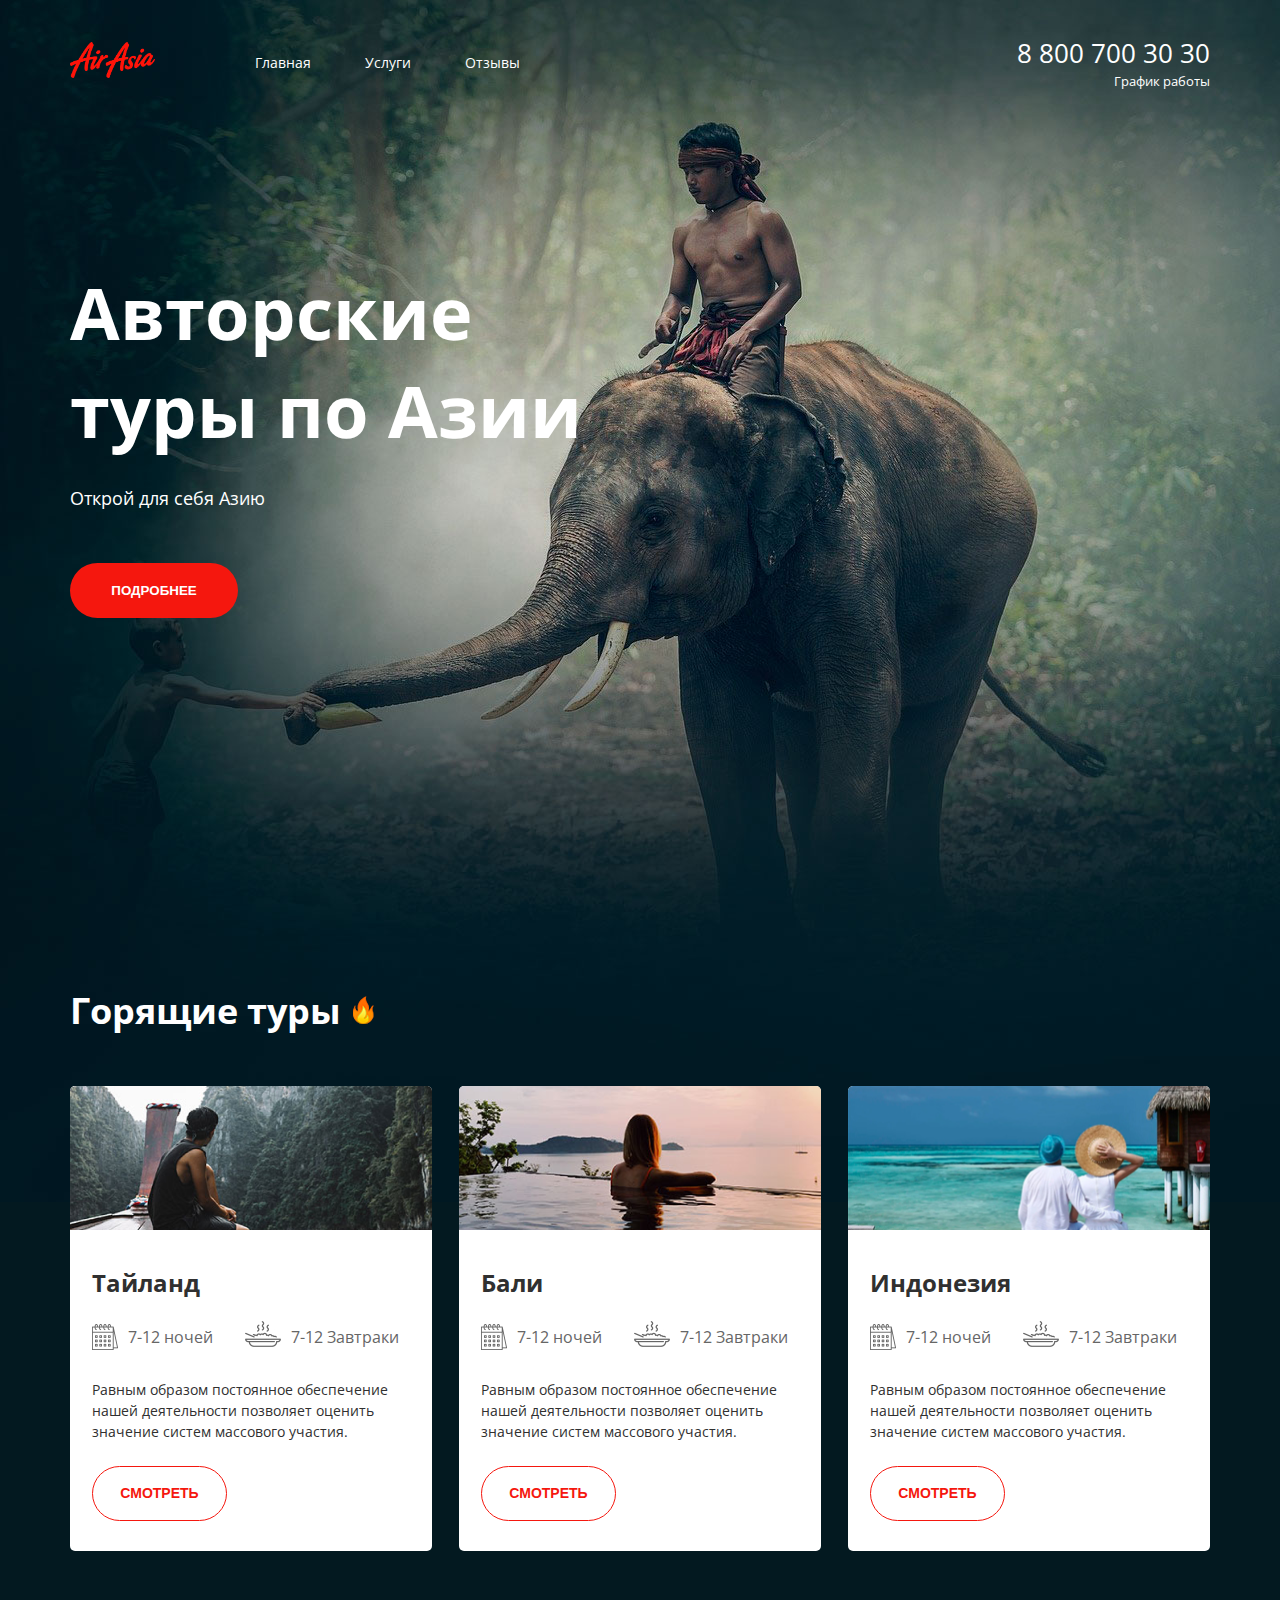
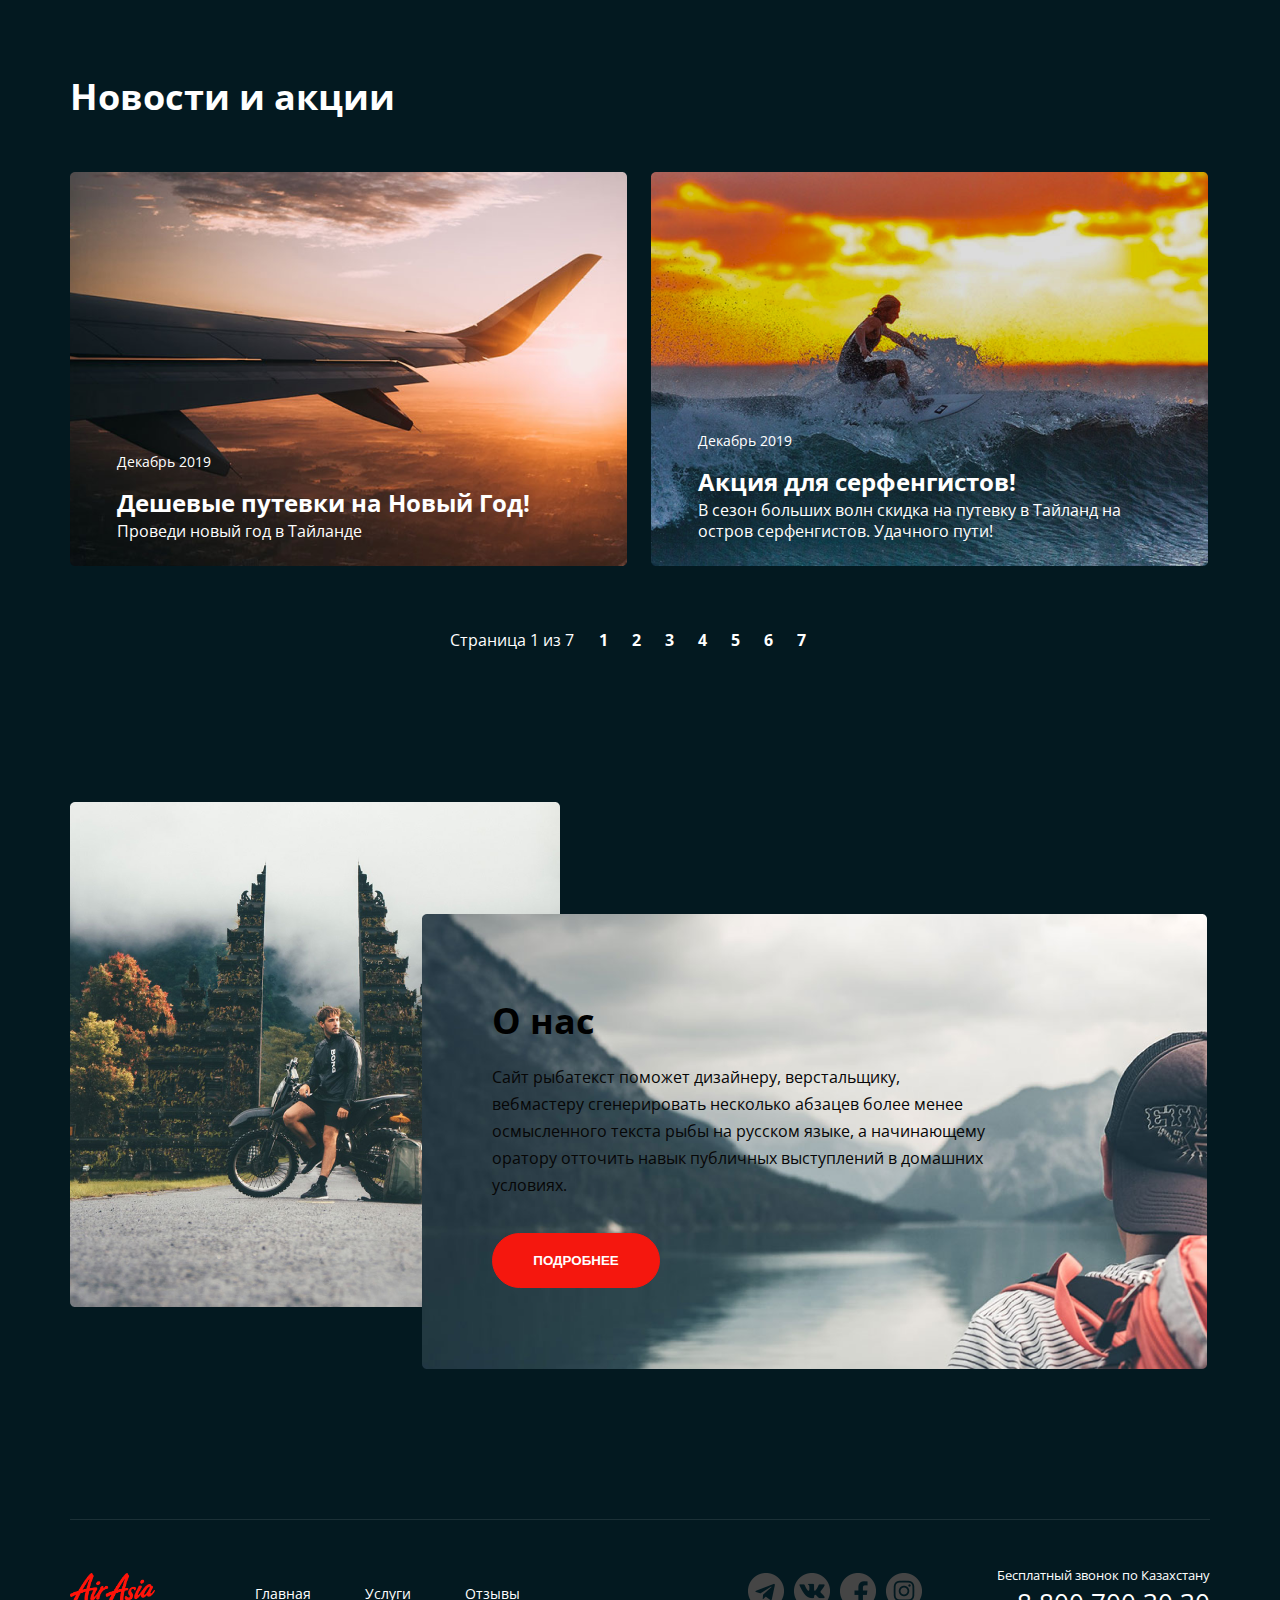
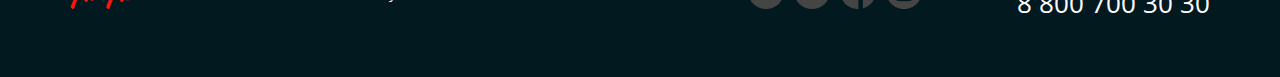
<file: index.html>
<!doctype html>
<html lang="en">
<head>
    <meta charset="UTF-8">
    <meta name="viewport"
          content="width=device-width, user-scalable=no, initial-scale=1.0, maximum-scale=1.0, minimum-scale=1.0">
    <meta http-equiv="X-UA-Compatible" content="ie=edge">
    <link rel="stylesheet" href="./style.css">
    <link rel="preconnect" href="https://fonts.gstatic.com">
    <link href="https://fonts.googleapis.com/css2?family=Open+Sans:ital,wght@0,400;0,700;1,400&display=swap" rel="stylesheet">
    <link rel="stylesheet" href="https://use.fontawesome.com/releases/v5.15.1/css/all.css" integrity="sha384-vp86vTRFVJgpjF9jiIGPEEqYqlDwgyBgEF109VFjmqGmIY/Y4HV4d3Gp2irVfcrp" crossorigin="anonymous">
    <title>Air Asia</title>
</head>
<body class="main__page">
<div class="wrapper">
    <section class="hero__container">
        <header class="header">
            <div class="header__col">
                <a href="/" class="logo">
                    <img class="logo__img" src="assets/logo.png" alt="logo">
                </a>
                <nav class="menu">
                    <ul class="menu__list">
                        <li class="menu__item"><a href="#" class="menu__link">Главная</a></li>
                        <li class="menu__item"><a href="services.html" class="menu__link">Услуги</a></li>
                        <li class="menu__item"><a href="testimonials.html" class="menu__link">Отзывы</a></li>
                    </ul>
                </nav>
            </div>
            <div class="header__col header__col-align-right">
                <address class="contacts">
                    <a href="tel:+78007003030" class="contacts__phone">8 800 700 30 30</a>
                    <div class="contacts__title-dropdown">График работы</div>
                </address>
            </div>
        </header>
        <div class="main">
            <h1 class="main__title">Авторские туры по Азии</h1>
            <p class="main__subtitle">Открой для себя Азию</p>
            <button class="main__button"><a href="#">ПОДРОБНЕЕ</a></button>
        </div>
    </section>
    <section class="offers">
        <h2 class="section__title offers__title-img">Горящие туры</h2>
        <ul class="offers__list">
            <li class="offers__item">
                <div class="offer__header">
                    <img src="./assets/river.png" alt="river image">
                </div>
                <div class="offer__content">
                    <h3 class="offer__title">Тайланд</h3>
                    <div class="offer__options">
                        <i class="option option1">7-12 ночей</i>
                        <i class="option option2">7-12 Завтраки</i>
                    </div>
                    <p class="offer__description">Равным образом постоянное обеспечение нашей деятельности
                        позволяет оценить значение систем массового участия.
                    </p>
                    <div><button class="offer__button"><a href="#">СМОТРЕТЬ</a></button></div>
                </div>
            </li>
            <li class="offers__item">
                <div class="offer__header">
                    <img src="./assets/pool.png" alt="pool image">
                </div>
                <div class="offer__content">
                    <h3 class="offer__title">Бали</h3>
                    <div class="offer__options">
                        <i class="option option1">7-12 ночей</i>
                        <i class="option option2">7-12 Завтраки</i>
                    </div>
                    <p class="offer__description">Равным образом постоянное обеспечение нашей деятельности
                        позволяет оценить значение систем массового участия.
                    </p>
                    <div><button class="offer__button"><a href="#">СМОТРЕТЬ</a></button></div>
                </div>
            </li>
            <li class="offers__item">
                <div class="offer__header">
                    <img src="./assets/ocean.png" alt="ocean image">
                </div>
                <div class="offer__content">
                    <h3 class="offer__title">Индонезия</h3>
                    <div class="offer__options">
                        <i class="option option1">7-12 ночей</i>
                        <i class="option option2">7-12 Завтраки</i>
                    </div>
                    <p class="offer__description">Равным образом постоянное обеспечение нашей деятельности
                        позволяет оценить значение систем массового участия.
                    </p>
                    <div><button class="offer__button"><a href="#">СМОТРЕТЬ</a></button></div>
                </div>
            </li>
        </ul>
    </section>
    <section class="news">
        <h3 class="section__title">Новости и акции</h3>
        <ul class="news__list">
            <li class="news__item">
                <img src="./assets/plain.png" alt="plain">
                <div class="news__content">
                    <time class="news__date">Декабрь 2019</time>
                    <div class="news__title">Дешевые путевки на Новый Год!</div>
                    <div class="news__description">Проведи новый год в Тайланде</div>
                </div>
            </li>
            <li class="news__item">
                <img src="./assets/Surfer.png" alt="Surfer">
                <div class="news__content">
                    <time class="news__date">Декабрь 2019</time>
                    <div class="news__title">Акция для серфенгистов!</div>
                    <div class="news__description">В сезон больших волн скидка на путевку в Тайланд на остров серфенгистов. Удачного пути!</div>
                </div>
            </li>
        </ul>
        <div class="pager">
            <div class="pager__display">Страница 1 из 7</div>
            <ul class="pager__list">
                <li class="pager__item">1</li>
                <li class="pager__item">2</li>
                <li class="pager__item">3</li>
                <li class="pager__item">4</li>
                <li class="pager__item">5</li>
                <li class="pager__item">6</li>
                <li class="pager__item">7</li>
            </ul>
        </div>
    </section>
    <section class="about">
        <div class="about__desc">
            <h2 class="about__desc-title">О нас</h2>
            <p class="about__desc-text">Сайт рыбатекст поможет дизайнеру, верстальщику, вебмастеру сгенерировать несколько абзацев более менее
                осмысленного текста рыбы на русском языке, а начинающему оратору отточить навык публичных выступлений в
                домашних условиях. </p>
            <button class="about__desc-button"><a href="#">ПОДРОБНЕЕ</a></button>
        </div>
    </section>
    <footer class="footer">
        <div class="footer__col">
            <a href="/" class="logo">
                <img class="logo__img" src="assets/logo.png" alt="logo">
            </a>
            <nav class="menu">
                <ul class="menu__list">
                    <li class="menu__item"><a href="#" class="menu__link">Главная</a></li>
                    <li class="menu__item"><a href="services.html" class="menu__link">Услуги</a></li>
                    <li class="menu__item"><a href="testimonials.html" class="menu__link">Отзывы</a></li>
                </ul>
            </nav>
        </div>
        <div class="footer__col header__col-align-right">
            <div class="socials">
                <ul class="socials__list">
                    <li class="socials__item"><img src="./assets/telegram.png" alt=""></li>
                    <li class="socials__item"><img src="./assets/vk.png" alt=""></li>
                    <li class="socials__item"><img src="./assets/f.png" alt=""></li>
                    <li class="socials__item"><img src="./assets/in.png" alt=""></li>
                </ul>
            </div>
            <address class="contacts">
                <div class="contacts__title-dropdown">Бесплатный звонок по Казахстану</div>
                <a href="tel:+78007003030" class="contacts__phone">8 800 700 30 30</a>
            </address>
        </div>
    </footer>
</div>
</body>
</html>
</file>
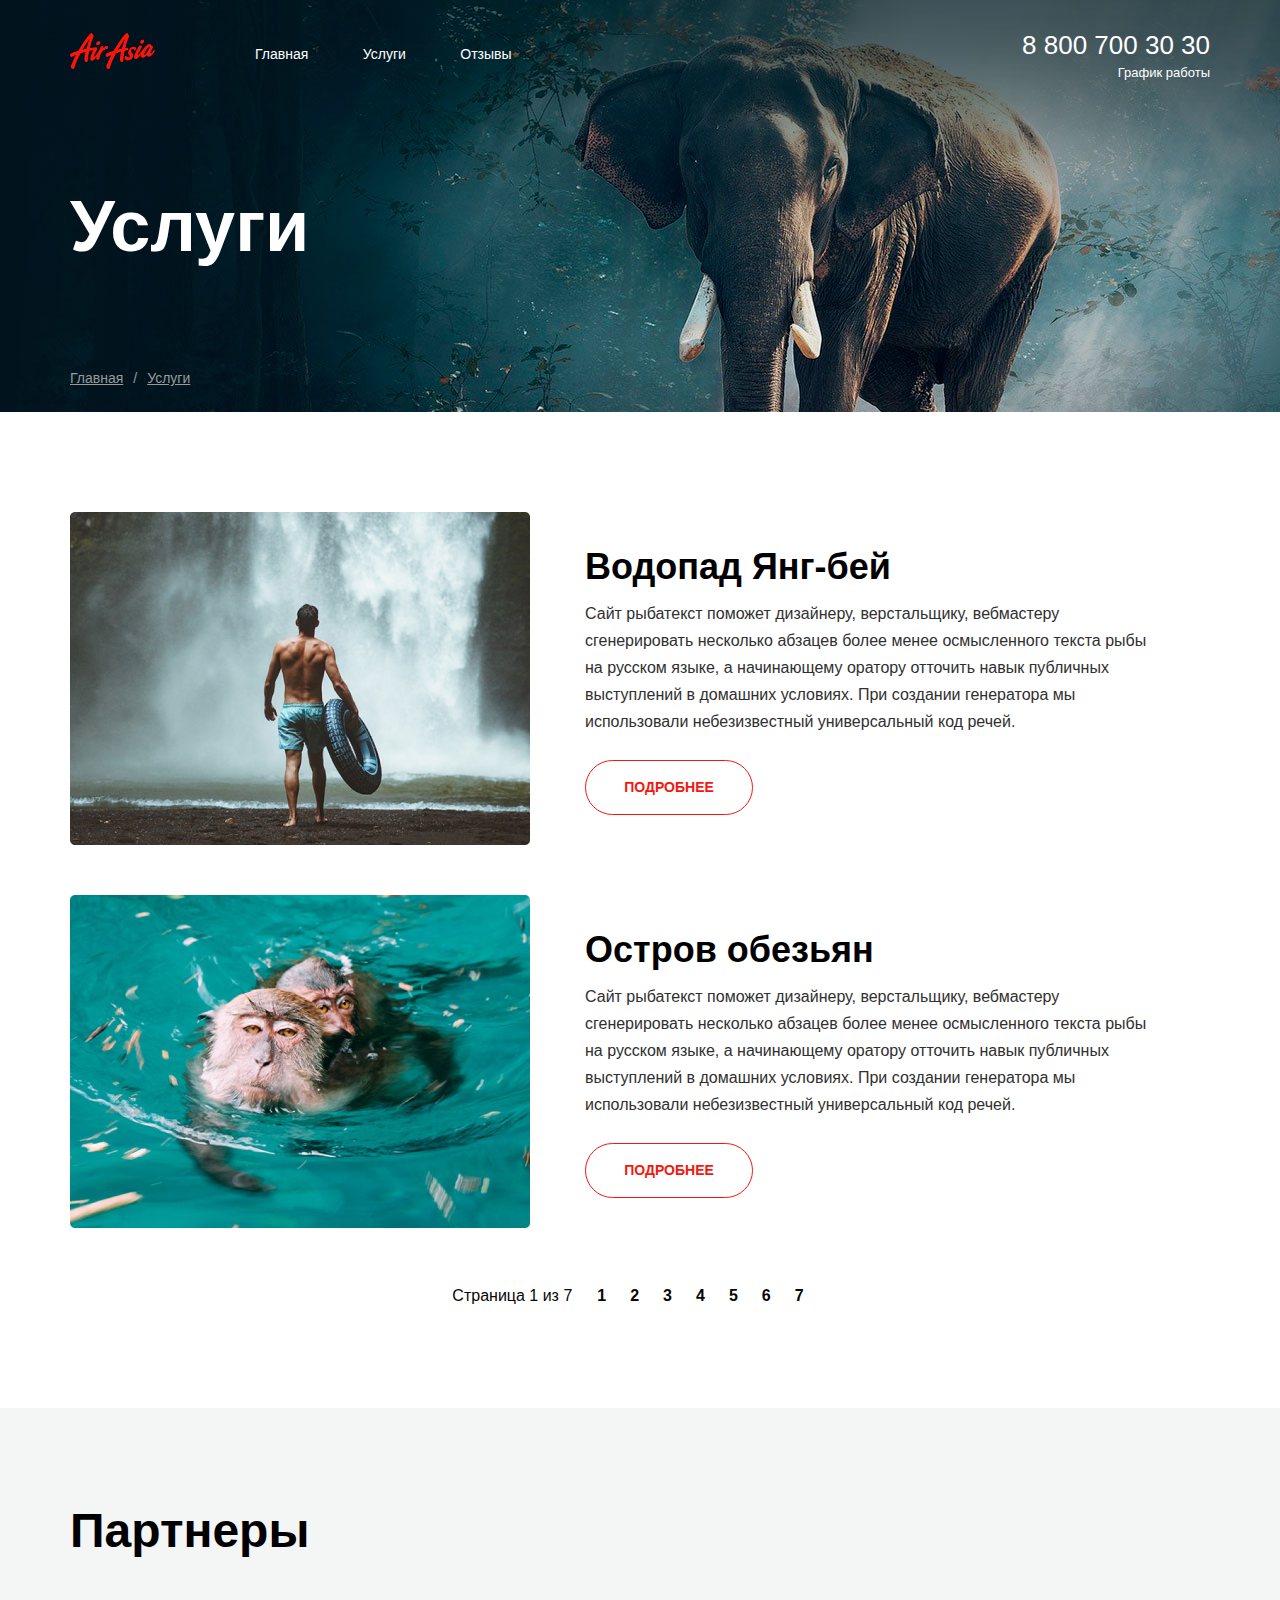
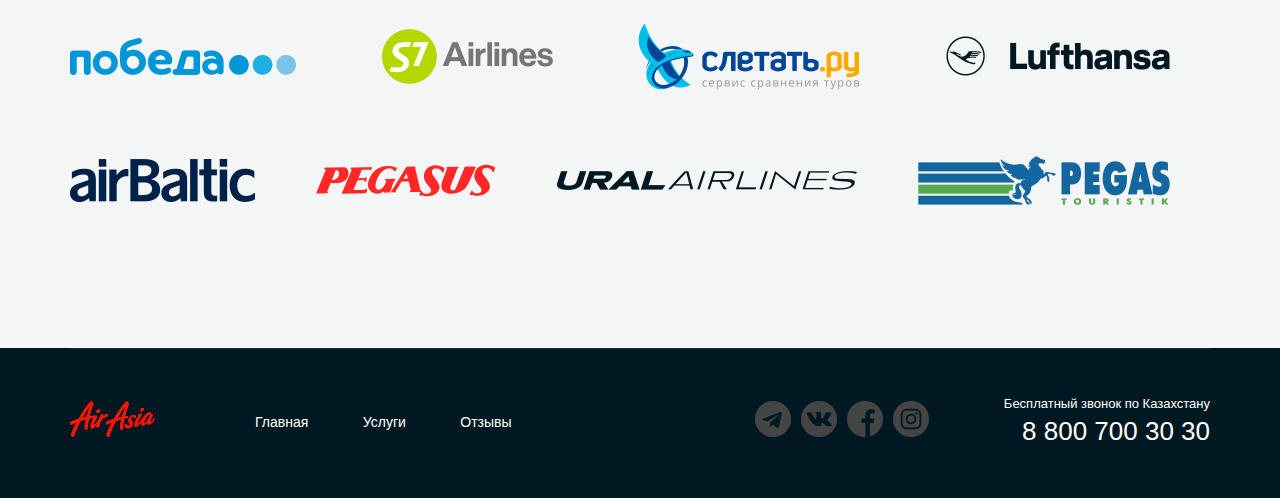
<file: services.html>
<!doctype html>
<html lang="en">
<head>
    <meta charset="UTF-8">
    <meta name="viewport"
          content="width=device-width, user-scalable=no, initial-scale=1.0, maximum-scale=1.0, minimum-scale=1.0">
    <meta http-equiv="X-UA-Compatible" content="ie=edge">
    <link rel="stylesheet" href="./normalize.css">
    <link rel="stylesheet" href="./style.css">
    <title>Услуги</title>
</head>
<body>
<div class="inner__wrapper">
    <section class="headline">
        <div class="container">
            <div class="headline__container">
                <header class="header headline__header">
                    <div class="header__col">
                        <a href="/" class="logo">
                            <img class="logo__img" src="assets/logo.png" alt="logo">
                        </a>
                        <nav class="menu">
                            <ul class="menu__list">
                                <li class="menu__item"><a href="index.html" class="menu__link">Главная</a></li>
                                <li class="menu__item"><a href="services.html" class="menu__link">Услуги</a></li>
                                <li class="menu__item"><a href="testimonials.html" class="menu__link">Отзывы</a></li>
                            </ul>
                        </nav>
                    </div>
                    <div class="header__col header__col-align-right">
                        <address class="contacts">
                            <a href="tel:+78007003030" class="contacts__phone">8 800 700 30 30</a>
                            <div class="contacts__title-dropdown">График работы</div>
                        </address>
                    </div>
                </header>
                <h1>Услуги</h1>
                <div class="breadcrumbs">
                    <ul class="breadcrumbs__list">
                        <li class="breadcrumbs__item">Главная</li>
                        <li class="breadcrumbs__item">Услуги</li>
                    </ul>
                </div>
            </div>
        </div>
    </section>
    <section class="services">
        <div class="container">
            <ul class="services__list">
                <li class="services__item">
                    <img class="service__image" src="./assets/waterfall.png" alt="Waterfall Image">
                    <div class="service__content">
                        <h2 class="service__title">Водопад Янг-бей</h2>
                        <p class="service__description">Сайт рыбатекст поможет дизайнеру, верстальщику, вебмастеру сгенерировать
                            несколько абзацев более менее осмысленного текста рыбы на русском языке, а начинающему оратору
                            отточить навык публичных выступлений в домашних условиях. При создании генератора мы использовали
                            небезизвестный универсальный код речей. </p>
                        <button class="service__button"><a href="#">ПОДРОБНЕЕ</a></button>
                    </div>
                </li>
                <li class="services__item">
                    <img class="service__image" src="./assets/monkeys.png" alt="Monkeys Image">
                    <div class="service__content">
                        <h2 class="service__title">Остров обезьян</h2>
                        <p class="service__description">Сайт рыбатекст поможет дизайнеру, верстальщику, вебмастеру сгенерировать
                            несколько абзацев более менее осмысленного текста рыбы на русском языке, а начинающему оратору
                            отточить навык публичных выступлений в домашних условиях. При создании генератора мы использовали
                            небезизвестный универсальный код речей. </p>
                        <button class="service__button"><a href="#">ПОДРОБНЕЕ</a></button>
                    </div>
                </li>
            </ul>
        </div>
        <div class="pager pager__inner">
            <div class="pager__display">Страница 1 из 7</div>
            <ul class="pager__list">
                <li class="pager__item">1</li>
                <li class="pager__item">2</li>
                <li class="pager__item">3</li>
                <li class="pager__item">4</li>
                <li class="pager__item">5</li>
                <li class="pager__item">6</li>
                <li class="pager__item">7</li>
            </ul>
        </div>
    </section>
    <section class="partners">
        <div class="container">
            <h2 class="partners__title">Партнеры</h2>
            <ul class="partners__list">
                <li class="partners__item"><img src="./assets/pobeda.png" alt=""></li>
                <li class="partners__item"><img src="./assets/s7.png" alt=""></li>
                <li class="partners__item"><img src="./assets/lets-fly.png" alt=""></li>
                <li class="partners__item"><img src="./assets/lufthansa.png" alt=""></li>
                <li class="partners__item"><img src="./assets/airbaltic.png" alt=""></li>
                <li class="partners__item"><img src="./assets/pegasus.png" alt=""></li>
                <li class="partners__item"><img src="./assets/ural.png" alt=""></li>
                <li class="partners__item"><img src="./assets/pegas.png" alt=""></li>
            </ul>
        </div>
    </section>
    <section class="footer__container">
        <div class="container">
            <footer class="footer">
                <div class="footer__col">
                    <a href="/" class="logo">
                        <img class="logo__img" src="assets/logo.png" alt="logo">
                    </a>
                    <nav class="menu">
                        <ul class="menu__list">
                            <li class="menu__item"><a href="index.html" class="menu__link">Главная</a></li>
                            <li class="menu__item"><a href="#" class="menu__link">Услуги</a></li>
                            <li class="menu__item"><a href="testimonials.html" class="menu__link">Отзывы</a></li>
                        </ul>
                    </nav>
                </div>
                <div class="footer__col header__col-align-right">
                    <div class="socials">
                        <ul class="socials__list">
                            <li class="socials__item"><img src="./assets/telegram.png" alt=""></li>
                            <li class="socials__item"><img src="./assets/vk.png" alt=""></li>
                            <li class="socials__item"><img src="./assets/f.png" alt=""></li>
                            <li class="socials__item"><img src="./assets/in.png" alt=""></li>
                        </ul>
                    </div>
                    <address class="contacts">
                        <div class="contacts__title-dropdown">Бесплатный звонок по Казахстану</div>
                        <a href="tel:+78007003030" class="contacts__phone">8 800 700 30 30</a>
                    </address>
                </div>
            </footer>
        </div>
    </section>
</div>
</body>
</html>
</file>
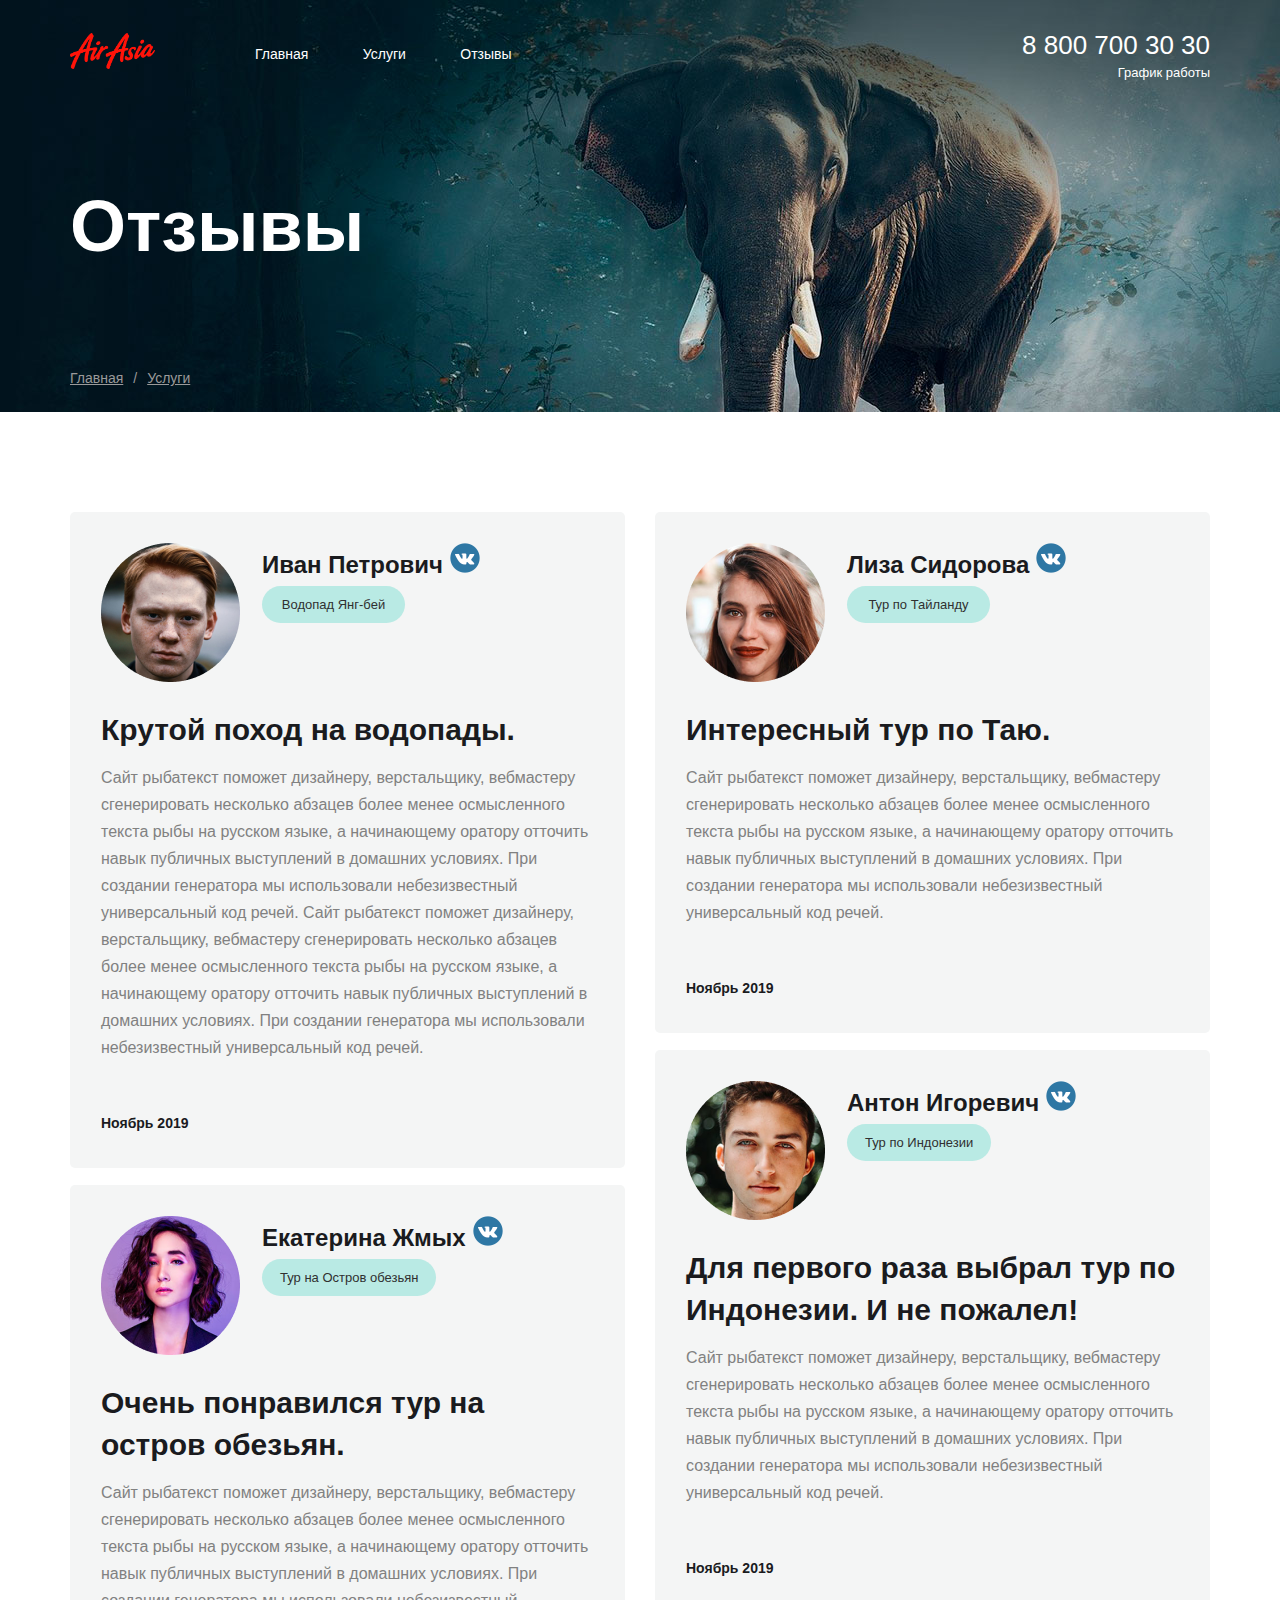
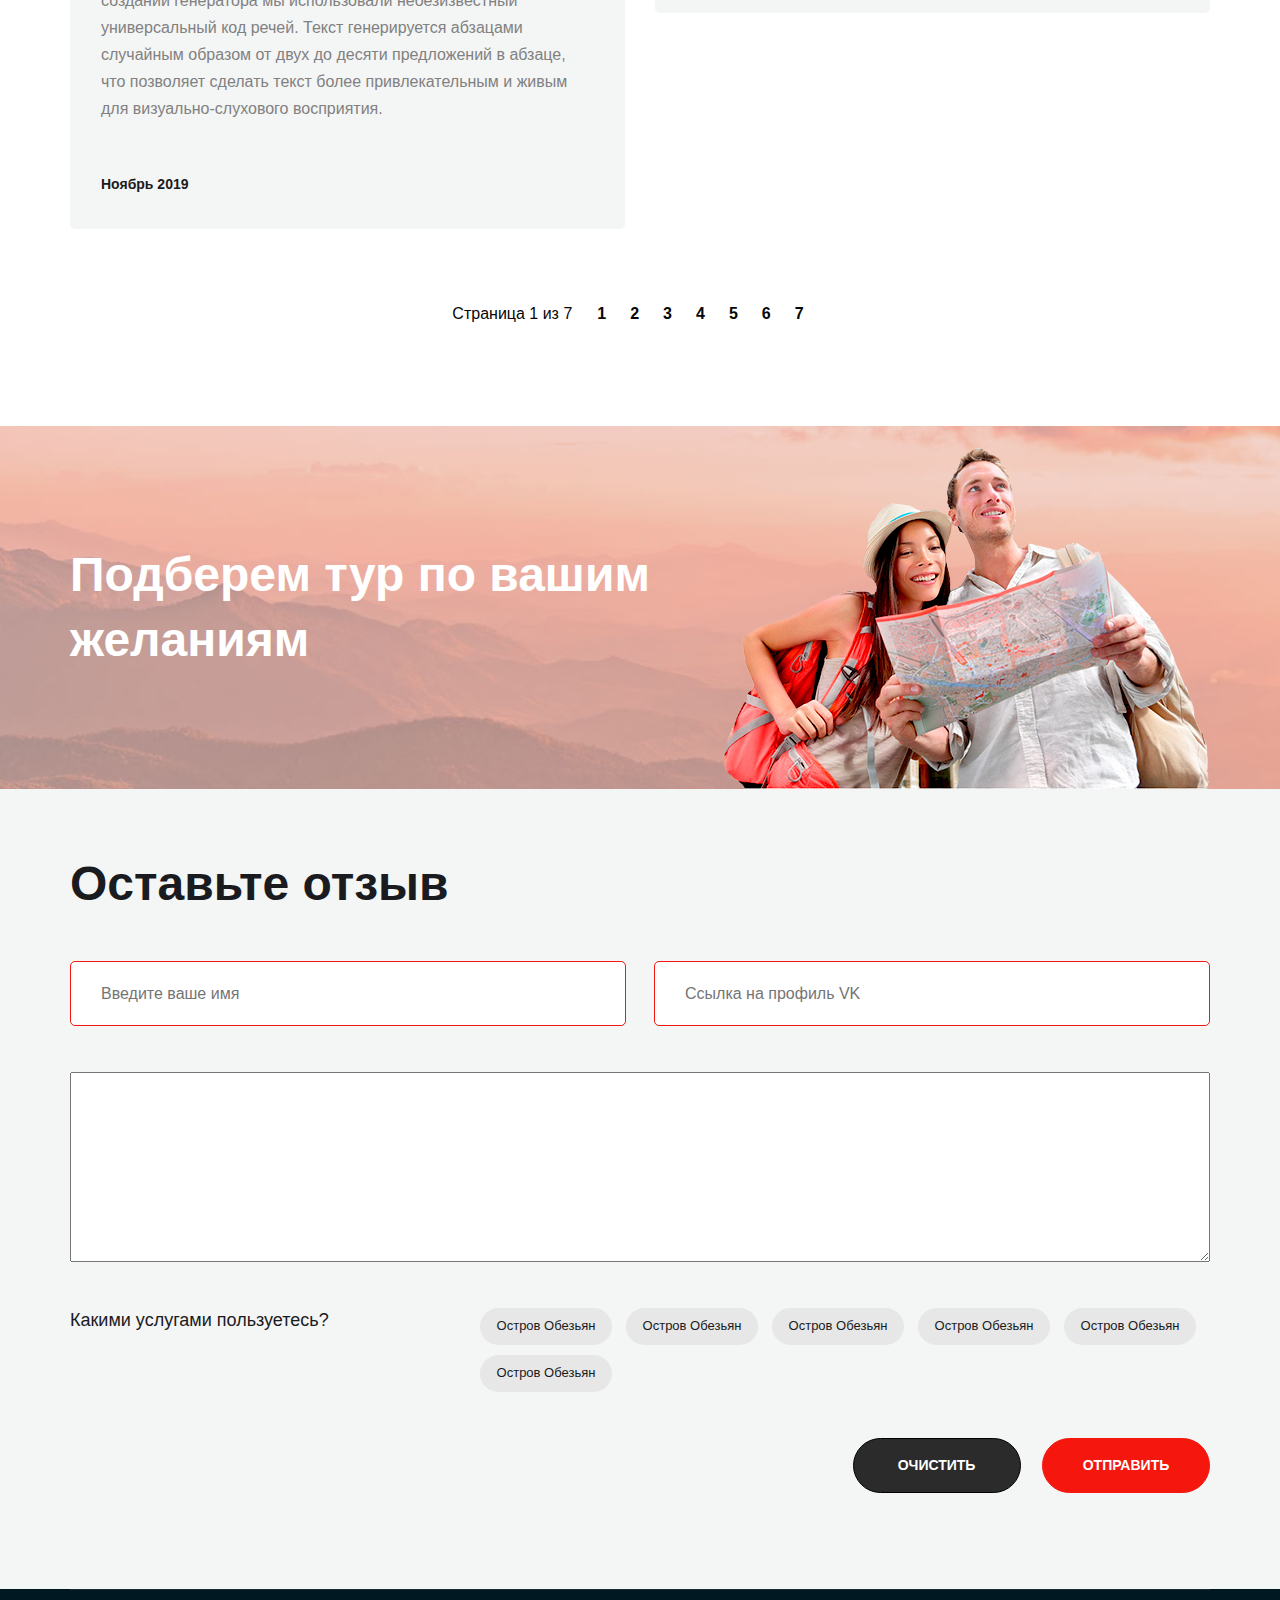
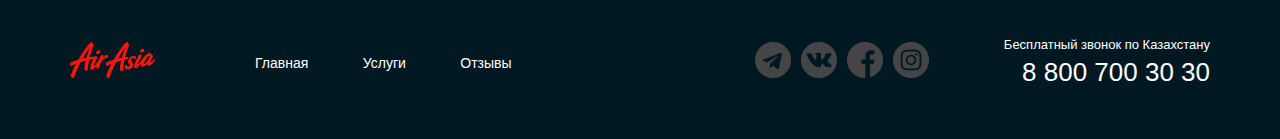
<file: testimonials.html>
<!doctype html>
<html lang="en">
<head>
    <meta charset="UTF-8">
    <meta name="viewport"
          content="width=device-width, user-scalable=no, initial-scale=1.0, maximum-scale=1.0, minimum-scale=1.0">
    <meta http-equiv="X-UA-Compatible" content="ie=edge">
    <link rel="stylesheet" href="./normalize.css">
    <link rel="stylesheet" href="./style.css">
    <title>Отзывы</title>
</head>
<body>
    <div class="inner__wrapper">
        <section class="headline">
            <div class="container">
                <div class="headline__container">
                    <header class="header headline__header">
                        <div class="header__col">
                            <a href="/" class="logo">
                                <img class="logo__img" src="assets/logo.png" alt="logo">
                            </a>
                            <nav class="menu">
                                <ul class="menu__list">
                                    <li class="menu__item"><a href="index.html" class="menu__link">Главная</a></li>
                                    <li class="menu__item"><a href="services.html" class="menu__link">Услуги</a></li>
                                    <li class="menu__item"><a href="#" class="menu__link">Отзывы</a></li>
                                </ul>
                            </nav>
                        </div>
                        <div class="header__col header__col-align-right">
                            <address class="contacts">
                                <a href="tel:+78007003030" class="contacts__phone">8 800 700 30 30</a>
                                <div class="contacts__title-dropdown">График работы</div>
                            </address>
                        </div>
                    </header>
                    <h1>Отзывы</h1>
                    <div class="breadcrumbs">
                        <ul class="breadcrumbs__list">
                            <li class="breadcrumbs__item">Главная</li>
                            <li class="breadcrumbs__item">Услуги</li>
                        </ul>
                    </div>
                </div>
            </div>
        </section>
        <section class="testimonials">
            <div class="container">
                <ul class="testimonials__list">
                    <li class="testimonials__item">
                        <div class="testimonial__header">
                            <img class="testimonial__image" src="./assets/ivan.png" alt="Ivan">
                            <div class="testimonial__header-info">
                                <div class="testimonial__header-info-fio">Иван Петрович</div>
                                <button class="testimonial__header-info-tour">Водопад Янг-бей</button>
                            </div>
                        </div>
                        <div class="testimonial__content">
                            <h2 class="testimonial__title">Крутой поход на водопады.</h2>
                            <p class="testimonial__text">Сайт рыбатекст поможет дизайнеру, верстальщику, вебмастеру
                                сгенерировать несколько
                                абзацев более менее осмысленного текста рыбы на русском языке, а начинающему оратору
                                отточить навык публичных выступлений в домашних условиях. При создании генератора мы
                                использовали небезизвестный универсальный код речей. Сайт рыбатекст поможет дизайнеру,
                                верстальщику, вебмастеру сгенерировать несколько
                                абзацев более менее осмысленного текста рыбы на русском языке, а начинающему оратору
                                отточить навык публичных выступлений в домашних условиях. При создании генератора мы
                                использовали небезизвестный универсальный код речей. </p>
                        </div>
                        <time class="testimonial__date">Ноябрь 2019</time>
                    </li>
                    <li class="testimonials__item">
                        <div class="testimonial__header">
                            <img class="testimonial__image" src="./assets/ekaterina.png" alt="Ekaterina">
                            <div class="testimonial__header-info">
                                <div class="testimonial__header-info-fio">Екатерина Жмых</div>
                                <button class="testimonial__header-info-tour">Тур на Остров обезьян</button>
                            </div>
                        </div>
                        <div class="testimonial__content">
                            <h2 class="testimonial__title">Очень понравился тур на остров обезьян.</h2>
                            <p class="testimonial__text">Сайт рыбатекст поможет дизайнеру, верстальщику, вебмастеру сгенерировать несколько
                                абзацев более менее осмысленного текста рыбы на русском языке, а начинающему оратору
                                отточить навык публичных выступлений в домашних условиях. При создании генератора мы
                                использовали небезизвестный универсальный код речей. Текст генерируется абзацами
                                случайным образом от двух до десяти предложений в абзаце, что позволяет сделать текст
                                более привлекательным и живым для визуально-слухового восприятия.</p>
                        </div>
                        <time class="testimonial__date">Ноябрь 2019</time>
                    </li>
                    <li class="testimonials__item">
                        <div class="testimonial__header">
                            <img class="testimonial__image" src="./assets/liza.png" alt="Liza">
                            <div class="testimonial__header-info">
                                <div class="testimonial__header-info-fio">Лиза Сидорова</div>
                                <button class="testimonial__header-info-tour">Тур по Тайланду</button>
                            </div>
                        </div>
                        <div class="testimonial__content">
                            <h2 class="testimonial__title">Интересный тур по Таю.</h2>
                            <p class="testimonial__text">Сайт рыбатекст поможет дизайнеру, верстальщику, вебмастеру сгенерировать несколько
                                абзацев более менее осмысленного текста рыбы на русском языке, а начинающему оратору
                                отточить навык публичных выступлений в домашних условиях. При создании генератора мы
                                использовали небезизвестный универсальный код речей. </p>
                        </div>
                        <time class="testimonial__date">Ноябрь 2019</time>
                    </li>
                    <li class="testimonials__item">
                        <div class="testimonial__header">
                            <img class="testimonial__image" src="./assets/anton.png" alt="Anton">
                            <div class="testimonial__header-info">
                                <div class="testimonial__header-info-fio">Антон Игоревич</div>
                                <button class="testimonial__header-info-tour">Тур по Индонезии</button>
                            </div>
                        </div>
                        <div class="testimonial__content">
                            <h2 class="testimonial__title">Для первого раза выбрал тур по Индонезии. И не пожалел!</h2>
                            <p class="testimonial__text">Сайт рыбатекст поможет дизайнеру, верстальщику, вебмастеру сгенерировать несколько
                                абзацев более менее осмысленного текста рыбы на русском языке, а начинающему оратору
                                отточить навык публичных выступлений в домашних условиях. При создании генератора мы
                                использовали небезизвестный универсальный код речей. </p>
                        </div>
                        <time class="testimonial__date">Ноябрь 2019</time>
                    </li>
                </ul>
                <div class="pager pager__inner">
                    <div class="pager__display">Страница 1 из 7</div>
                    <ul class="pager__list">
                        <li class="pager__item">1</li>
                        <li class="pager__item">2</li>
                        <li class="pager__item">3</li>
                        <li class="pager__item">4</li>
                        <li class="pager__item">5</li>
                        <li class="pager__item">6</li>
                        <li class="pager__item">7</li>
                    </ul>
                </div>
            </div>
        </section>
        <section class="separator">
            <div class="container">
                <div class="separator__content">
                    <div class="separator__title">Подберем тур по вашим желаниям</div>
                    <img src="./assets/couple.png" alt="Couple" class="separator__image">
                </div>
            </div>
        </section>
        <section class="review">
            <div class="container review__container">
                <form class="review__form">
                    <div class="review__form-title">Оставьте отзыв</div>
                    <div class="review__form-one-line-items">
                        <input class="review__form-input" type="text" placeholder="Введите ваше имя">
                        <input class="review__form-input" type="text" placeholder="Ссылка на профиль VK">
                    </div>
                    <textarea name="" id="" cols="30" rows="10"></textarea>
                    <div class="review__form-tags tags">
                        <div class="tags__title">Какими услугами пользуетесь?</div>
                        <ul class="tags__list">
                            <li class="tags__item">
                                <label for="tag1"><input class="tags__item-checkbox" type="checkbox" id="tag1">Остров Обезьян</label>
                            </li>
                            <li class="tags__item">
                                <label for="tag1"><input class="tags__item-checkbox" type="checkbox" id="tag2">Остров Обезьян</label>
                            </li>
                            <li class="tags__item">
                                <label for="tag1"><input class="tags__item-checkbox" type="checkbox" id="tag3">Остров Обезьян</label>
                            </li>
                            <li class="tags__item">
                                <label for="tag1"><input class="tags__item-checkbox" type="checkbox" id="tag4">Остров Обезьян</label>
                            </li>
                            <li class="tags__item">
                                <label for="tag1"><input class="tags__item-checkbox" type="checkbox" id="tag5">Остров Обезьян</label>
                            </li>
                            <li class="tags__item">
                                <label for="tag1"><input class="tags__item-checkbox" type="checkbox" id="tag6">Остров Обезьян</label>
                            </li>
                        </ul>
                    </div>
                    <div class="review__form-buttons">
                        <button class="btn btn-filled">ОЧИСТИТЬ</button>
                        <button class="btn btn-ok">ОТПРАВИТЬ</button>
                    </div>
                </form>
            </div>
        </section>
        <section class="footer__container">
            <div class="container">
                <footer class="footer">
                    <div class="footer__col">
                        <a href="/" class="logo">
                            <img class="logo__img" src="assets/logo.png" alt="logo">
                        </a>
                        <nav class="menu">
                            <ul class="menu__list">
                                <li class="menu__item"><a href="index.html" class="menu__link">Главная</a></li>
                                <li class="menu__item"><a href="services.html" class="menu__link">Услуги</a></li>
                                <li class="menu__item"><a href="#" class="menu__link">Отзывы</a></li>
                            </ul>
                        </nav>
                    </div>
                    <div class="footer__col header__col-align-right">
                        <div class="socials">
                            <ul class="socials__list">
                                <li class="socials__item"><img src="./assets/telegram.png" alt=""></li>
                                <li class="socials__item"><img src="./assets/vk.png" alt=""></li>
                                <li class="socials__item"><img src="./assets/f.png" alt=""></li>
                                <li class="socials__item"><img src="./assets/in.png" alt=""></li>
                            </ul>
                        </div>
                        <address class="contacts">
                            <div class="contacts__title-dropdown">Бесплатный звонок по Казахстану</div>
                            <a href="tel:+78007003030" class="contacts__phone">8 800 700 30 30</a>
                        </address>
                    </div>
                </footer>
            </div>
        </section>
    </div>
</body>
</html>
</file>
<file: style.css>
body {
    font-family: 'Open Sans', sans-serif;
    font-size: 16px;
    font-style: normal;
    font-weight: 400;
    color: #fff;
    line-height: 1.42;
    -webkit-font-smoothing: antialiased;
    -moz-osx-font-smoothing: grayscale;
}

.main__page {
    background: #031920 url('./assets/1.png') center top no-repeat;
}

a {
    color: inherit;
    text-decoration: none;
}

ul {
    padding: 0;
    margin: 0;
    list-style: none;
}

h1, h2, h3, h4 {
    margin: 0;
    font-weight: normal;
}

h1 {
    font-size: 72px;
    font-weight: 700;
    font-style: normal;
    line-height: 98px;
}

p {
    margin-top: 0;
}

* {
    box-sizing: border-box;
}

.wrapper {
    width: 1140px;
    margin: 0 auto;
}

.inner__wrapper {

}

.hero__container {
    display: flex;
    flex-direction: column;
    justify-content: space-between;
}

.header {
    display: flex;
    justify-content: space-between;
    padding-top: 27px;
    margin-bottom: 50px;
}

.header__col {
    display: flex;
    align-items: center;
}

.header__col-align-right {
    justify-content: flex-end;
}

.logo {
    display: block;
    margin-right: 100px;
}

.logo__img {
    width: 85px;
}

.menu {
}

.menu__item {
    display: inline-block;
    margin-right: 50px;
    font-size: 14px;
}

.contacts {
    display: flex;
    flex-direction: column;
    align-items: flex-end;
}

.contacts__phone {
    font-size: 26px;
    font-weight: 400;
    font-style: normal;
}

.contacts__title-dropdown {
    font-size: 13px;
    font-weight: 400;
    font-style: normal;
}

.main {
    display: flex;
    flex-direction: column;
    justify-content: center;
    min-height: 600px;
    width: 45%;
}

.main__title {
    font-size: 72px;
    font-weight: 700;
}

.main__subtitle {
    margin-top: 27px;
    font-size: 18px;
}

.main__button {
    margin-top: 33px;
    width: 168px;
    height: 55px;
    border: 0;
    border-radius: 35px;
    background: #F5170E;
    color: #FFF;
    font-weight: bold;
}

.section__title {
    margin-bottom: 50px;
    font-size: 36px;
    font-weight: 700;
}

.offers {
    margin-top: 245px;
}

.offer__title {
    font-size: 24px;
    font-weight: 700;
    margin-bottom: 21px;
}

.offers__title-img::after {
    content: url('./assets/flame.png');;
    width: 100px;
    padding-left: 12px;
}

.offers__list {
    display: flex;
    justify-content: space-between;
}

.offers__item {
    min-height: 450px;
    width: calc(100% / 3 - 18px);
    background: #FFFFFF;
    border-radius: 5px 5px 5px 5px;
    color: #303030;
}

.offer__header {
    border-radius: 5px 5px 0 0;
}

.offer__content {
    margin: 30px 22px;
}

.option {
    font-style: normal;
    font-size: 16px;
    color: #666666;
}

.option1::before {
    content: url("./assets/calendar.jpg");
    padding: 0 10px 0 0;
    vertical-align: -30%;
}

.option2::before {
    content: url("./assets/meal.jpg");
    padding: 0 10px 0 28px;
    vertical-align: -20%;
}

.offer__description {
    font-size: 14px;
    line-height: 21px;
    margin: 24px 0;
}

.offer__button {
    width: 135px;
    height: 55px;
    border: 1px solid #F5170E;
    border-radius: 35px;
    background: #FFFFFF;
    color: #F5170E;
    font-weight: bold;
    font-style: normal;
    font-size: 14px;
    line-height: 19px;
}

.news {
    margin-top: 120px;
}

.news__list {
    display: flex;
    justify-content: space-between;
}

.news__item {
    flex: 1;
    position: relative;
    margin-right: 2%;
    overflow: hidden;
}

.news__item:last-child {
    margin-right: 0;
}

.news__content {
    position: absolute;
    left: 0;
    right: 0;
    bottom: 0;
    min-height: 150px;
    padding: 30px 47px;
}

.news__date {
    font-size: 14px;
    font-weight: 400;
    line-height: 21px;
}

.news__title {
    font-size: 24px;
    line-height: 36px;
    font-weight: bold;
    margin-top: 12px;
}

.news__description {
    font-size: 16px;
    line-height: 21px;
}

.pager {
    display: flex;
    justify-content: center;
    margin-top: 57px;
}
.pager__inner > * {
    color: #060606 !important;
}

.pager__list {
    display: flex;
}

.pager__display {
    margin-right: 25px;
}

.pager__item {
    margin-right: 24px;
    font-size: 16px;
    font-weight: bold;
}

.about {
    display: flex;
    margin: 150px 0;
    min-height: 550px;
}

.about::before {
    content: '';
    display: block;
    width: 490px;
    height: 505px;
    background: url("./assets/gates.png");
}


.about__desc {
    display: flex;
    flex: 1;
    flex-direction: column;
    justify-content: space-between;
    min-height: 455px;
    max-width: 785px;
    background: url("./assets/mountains.png") center no-repeat;
    margin-left: -138px;
    margin-top: 112px;
    padding: 81px 70px;
}

.about__desc-title {
    font-size: 36px;
    font-weight: bold;
    color: #000;
}

.about__desc-text {
    font-size: 16px;
    line-height: 27px;
    color: #060606;
    max-width: 502px;
}

.about__desc-button {
    background: #F5170E;
    width: 168px;
    height: 55px;
    border-radius: 35px;
    border: 1px solid #F5170E;
    color: #FFF;
    font-weight: bold;
}

.footer {
    display: flex;
    position: relative;
    justify-content: space-between;
    height: 150px;
}

.footer__container {
    background: #001821;
}

.footer::before {
    content: '';
    display: block;
    width: 100%;
    height: 1px;
    position: absolute;
    background: #FFFFFF;
    opacity: 0.1;
}

.footer__col {
    display: flex;
    align-items: center;
}

.footer__col-align-right {
    justify-content: flex-end;
}

.socials {
    margin-right: 75px;
}
.socials__list {
    display: flex;
}

.socials__item {
    margin-right: 10px;
}

.socials__item:last-child {
    margin-right: 0;
}

/* Services Page */

.headline {
    background: url("./assets/headline.png") center no-repeat;
}

.headline__header {
    margin-bottom: 0;
}

.container {
    width: 1140px;
    margin: 0 auto;
}

.headline__container {
    display: flex;
    flex-direction: column;
    justify-content: space-between;
    min-height: 412px;
}

.breadcrumbs {
    margin-bottom: 23px;
}

.breadcrumbs__list {
    display: flex;
    font-size: 14px;
    color: #9A9A9A;

}

.breadcrumbs__item {
    margin-right: 10px;
    text-decoration: underline;
}

.breadcrumbs__item:last-child {
    margin-right: 0;
}

.breadcrumbs__item::before {
    content: '/';
    display: inline-block;
    margin-right: 10px;
    text-decoration: none;
}

.breadcrumbs__item:first-child::before {
    content: '';
    margin-right: 0;
}

/* Services */

.services {
    margin: 100px auto 0 auto;
}

.services a {
    color: #F5170E;
}

.services__list {

}

.services__item {
    display: flex;
    justify-content: space-between;
    margin-top: 50px;
}

.service__content {
    display: flex;
    flex-direction: column;
    justify-content: space-between;
    margin: 30px 55px;
}

.service__title {
    font-size: 36px;
    line-height: 49px;
    font-weight: bold;
    color: #000;
}

.service__description {
    font-size: 16px;
    line-height: 27px;
    color: #303030;
}

.service__button {
    border: 1px solid #F5170E;
    border-radius: 35px;
    background: #FFFFFF;
    color: #060606;
    width: 168px;
    height: 55px;
    font-size: 14px;
    font-weight: bold;
}

/* Partners */

.partners {
    height: 540px;
    background: #F4F5F5;
    padding: 90px 0;
    margin-top: 100px;
}

.partners__title {
    font-size: 48px;
    font-weight: bold;
    line-height: 65px;
    color: black;
}

.partners__list {
    display: flex;
    flex-wrap: wrap;
    align-items: center;
    flex: 1 0 21%;
    justify-content: space-between;
}

.partners__item {
    margin: 60px 40px 0 0;
}

/* Testimonials */

.testimonials {
    color: black;
    margin-top: 100px;
}

.testimonials__list {
    column-count: 2;
    column-gap: 30px;
}

.testimonials__item {
    display: inline-flex;
    flex-direction: column;
    background: #F4F5F5;
    border-radius: 5px;
    padding: 31px;
    max-width: 557px;
    margin-bottom: 17px;
}

.testimonial__header {
    display: flex;
    margin-bottom: 27px;
}

.testimonial__header-info-tour {
    min-width: 143px;
    height: 37px;
    border: none;
    border-radius: 35px;
    background: #B9EAE4;
    text-align: center;
    vertical-align: center;
    font-size: 13px;
    line-height: 18px;
    color: #303030;
    padding: 0 18px;
}

.testimonial__image {
    margin-right: 22px;
}

.testimonial__header-info-fio {
    font-size: 24px;
    line-height: 42px;
    font-weight: bold;
    color: #1A1B1E;
}

.testimonial__header-info-fio::after {
    content: url("./assets/vk-blue.png");
    width: 30px;
    height: 30px;
    margin-left: 7px;
    vertical-align: baseline;
}

.testimonial__title {
    font-size: 30px;
    font-weight: bold;
    line-height: 42px;
    color: #1A1B1E;
    margin-bottom: 13px;
}

.testimonial__text {
    font-size: 16px;
    line-height: 27px;
    color: #818181;
    margin-bottom: 49px;
}

.testimonial__date {
    font-size: 14px;
    font-weight: 600;
    line-height: 27px;
    color: #1A1B1E;
}

.separator {
    background: url("./assets/Rectangle.png") center no-repeat;
    margin-top: 100px;
}

.separator__content {
    display: flex;
    justify-content: space-between;
    align-items: center;
    height: 363px;
}

.separator__title {
    font-size: 48px;
    line-height: 65px;
    font-weight: bold;
}

.separator__image {
    align-self: flex-end;
}

.review__container {
    height: 100%;
}

.review {
    background: #F4F5F5;
    color: #1A1B1E;
    height: 800px;
}

.review__form {
    display: flex;
    flex-direction: column;
    justify-content: space-between;
    height: 100%;
    min-height: 100%;
    padding-top: 62px;
    padding-bottom: 96px;
}

.review__form-title {
    font-size: 48px;
    font-weight: bold;
    line-height: 65px;
}

.review__form-one-line-items {
    display: flex;
    justify-content: space-between;
}

.review__form-input {
    height: 65px;
    border: 1px solid #F5170E;
    border-radius: 5px;
    flex: 1;
    margin-right: 28px;
    box-sizing: border-box;
    padding: 20px 30px;
}
.review__form-input:last-child {
    height: 65px;
    border: 1px solid #F5170E;
    border-radius: 5px;
    flex: 1;
    margin-right: 0;
}

.review__form-tags {
    display: flex;
    justify-content: space-between;
}

.tags__title {
    font-size: 18px;
    line-height: 25px;
    color: #1A1B1E;
    flex: 1;
}
.tags__list {
    display: flex;
    flex-wrap: wrap;
    flex: 2;
    max-width: 730px;
    justify-self: flex-end;
}

.tags__item {
    display: flex;
    justify-content: center;
    align-items: center;
    height: 37px;
    width: 132px;
    border: 0;
    border-radius: 35px;
    text-align: center;
    font-size: 13px;
    line-height: 18px;
    background: #E7E7E7;
    margin-right: 14px;
    margin-bottom: 10px;
}

.tags__item:last-child {
    margin-right: 0;
    margin-bottom: 0;
}

.tags__item-checkbox{
    display: none;
}

.review__form-buttons {
   align-self: flex-end;
}

.btn {
    height: 55px;
    width: 168px;
    border-radius: 35px;
    border: 1px solid black;
    font-size: 14px;
    font-weight: bold;
    line-height: 19px;
}

.btn-filled {
    color: #FFFFFF;
    background: #2B2B2B;
    margin-right: 17px;
}

.btn-ok {
    background: #F5170E;
    color: #FFFFFF;
    border: 1px solid #F5170E;
}
</file>
